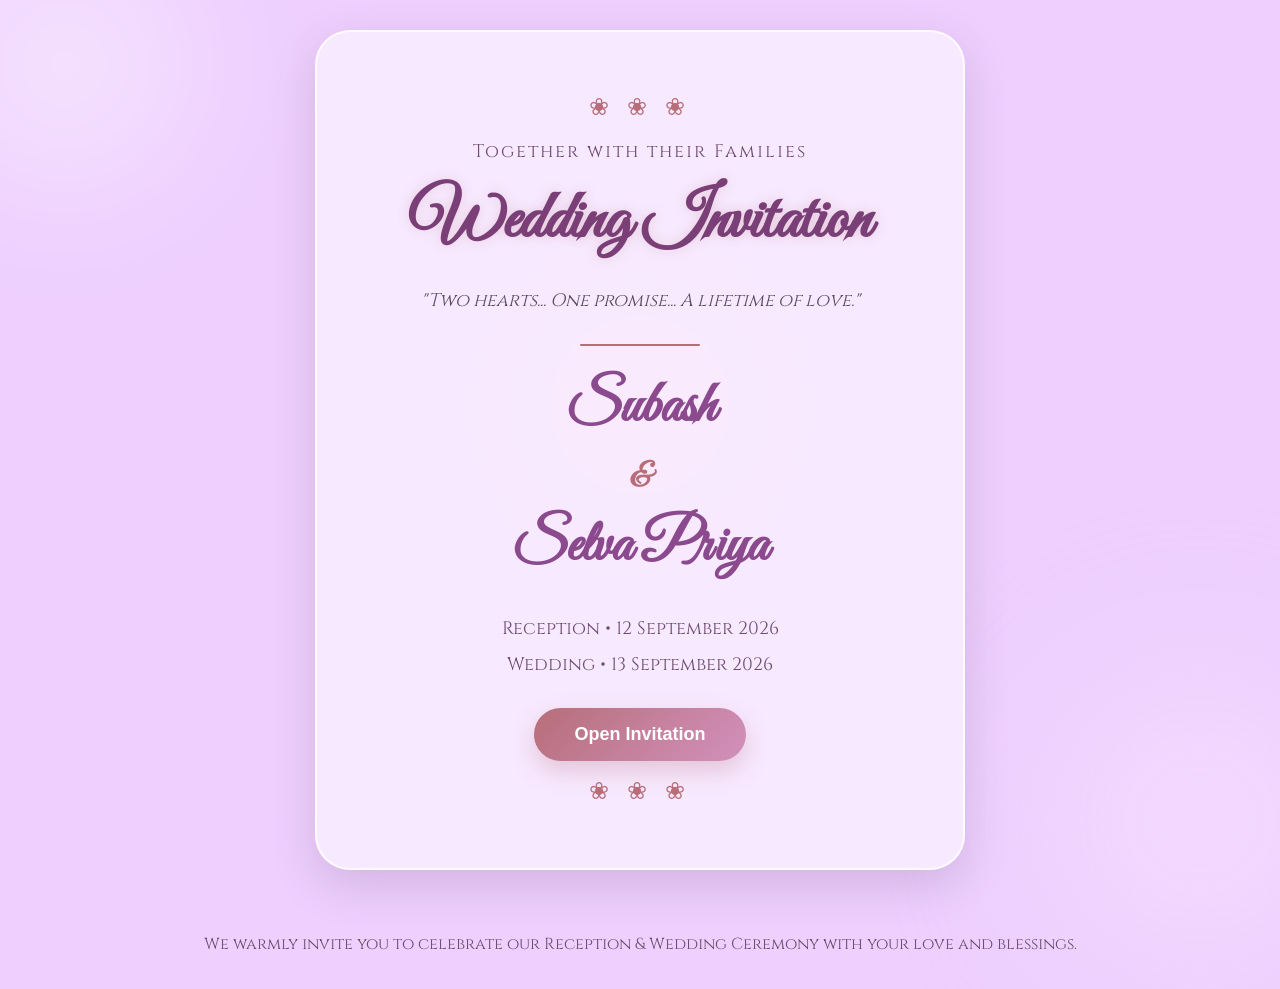
<file: index.html>
<!DOCTYPE html>
<html lang="en">

<head>

<meta charset="UTF-8">
<meta name="viewport" content="width=device-width, initial-scale=1.0">

<title>Subash ❤️ Selva Priya | Wedding Invitation</title>

<link rel="stylesheet" href="style.css">

<link href="https://fonts.googleapis.com/css2?family=Great+Vibes&family=Cinzel:wght@400;500;600;700&display=swap" rel="stylesheet">

</head>

<body>

<!-- Floating Petals -->
<div id="petals"></div>

<!-- Background Glow -->
<div class="bg-glow glow1"></div>
<div class="bg-glow glow2"></div>
<div class="bg-glow glow3"></div>

<!-- Welcome Screen -->

<section class="hero">

<div class="glass-card">

<div class="top-flower">❀ ❀ ❀</div>

<p class="welcome-text">
Together with their Families
</p>

<h1 class="main-title">
Wedding Invitation
</h1>

<p class="quote">

"Two hearts...
One promise...
A lifetime of love."

</p>

<div class="divider"></div>

<h2 class="couple-name">

Subash

<span>&</span>

Selva Priya

</h2>

<p class="date-preview">

Reception • 12 September 2026

<br>

Wedding • 13 September 2026

</p>

<button class="open-btn" onclick="openInvitation()">

Open Invitation

</button>

<div class="bottom-flower">

❀ ❀ ❀

</div>

</div>

</section>
<!-- Decorative Bottom Text -->
<div class="footer-note">
    We warmly invite you to celebrate
    our Reception & Wedding Ceremony
    with your love and blessings.
</div>

</section>

<script src="script.js"></script>

</body>
</html>
</file>
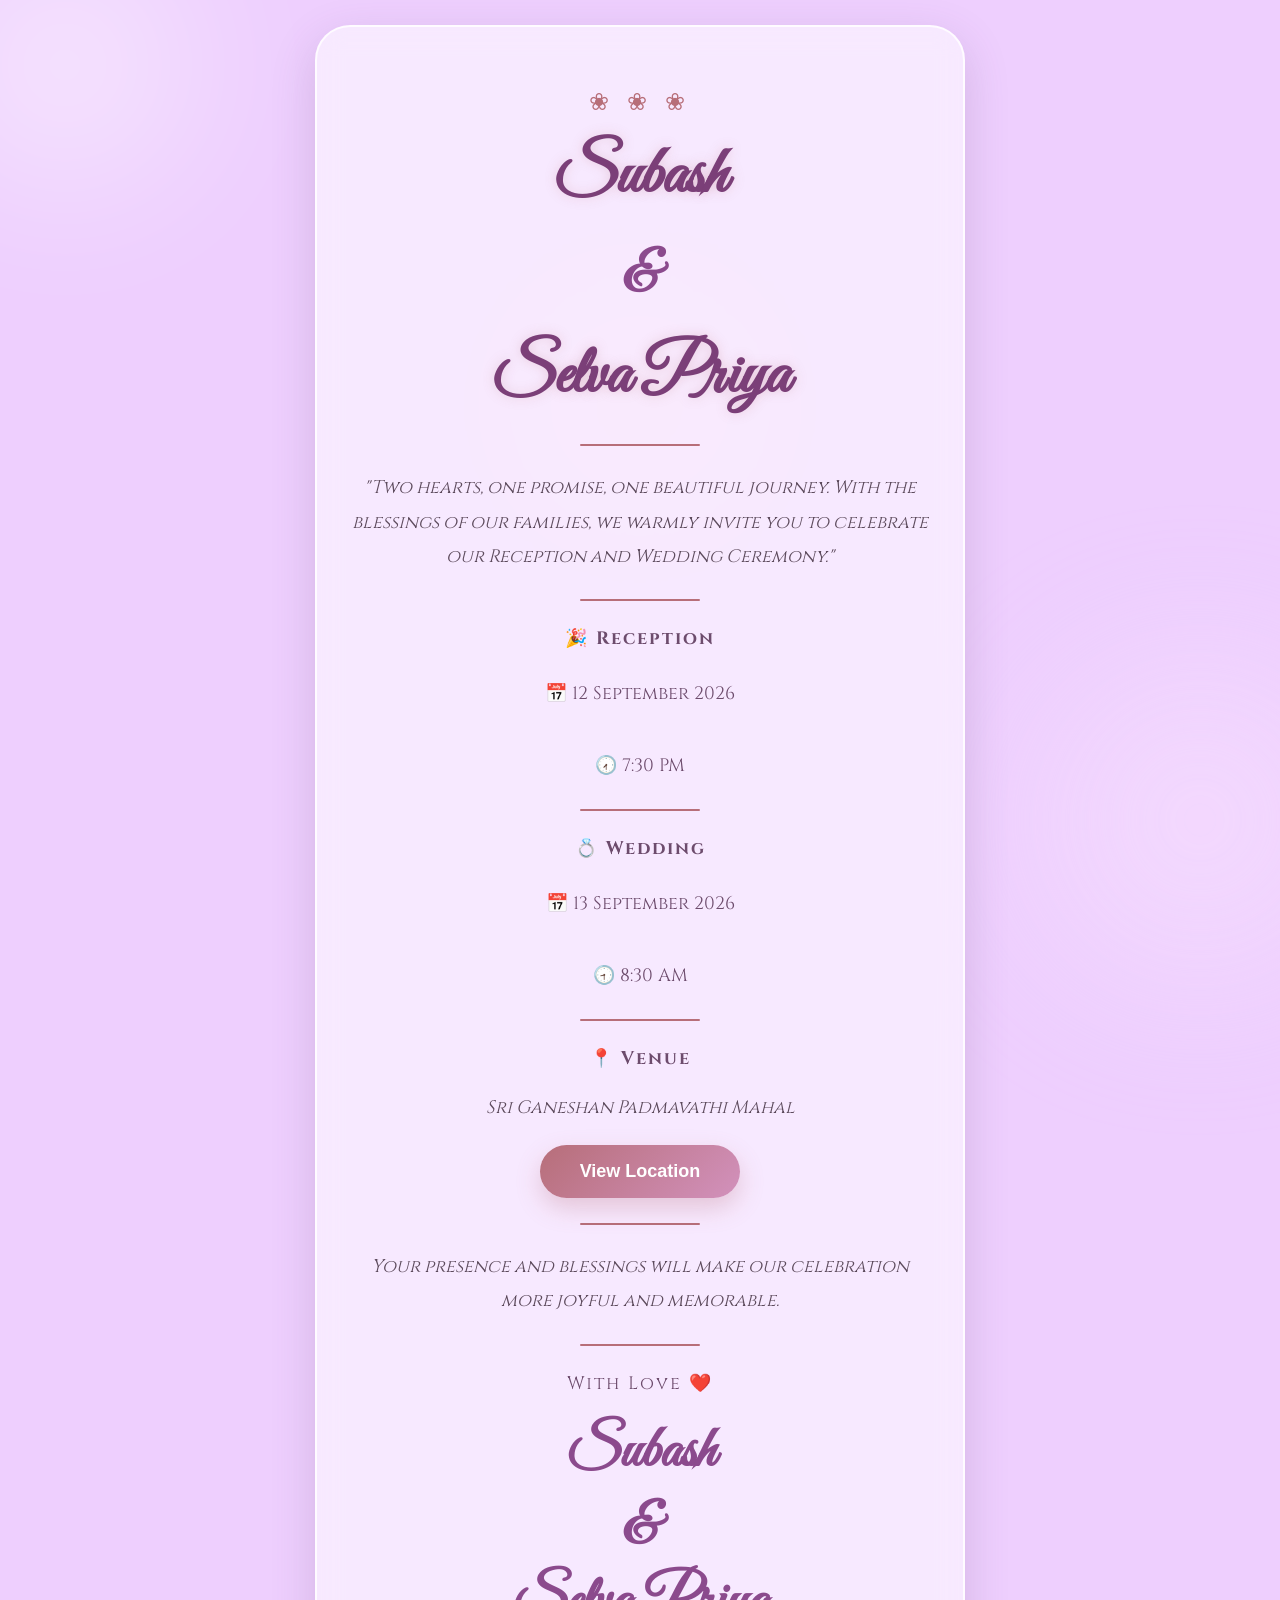
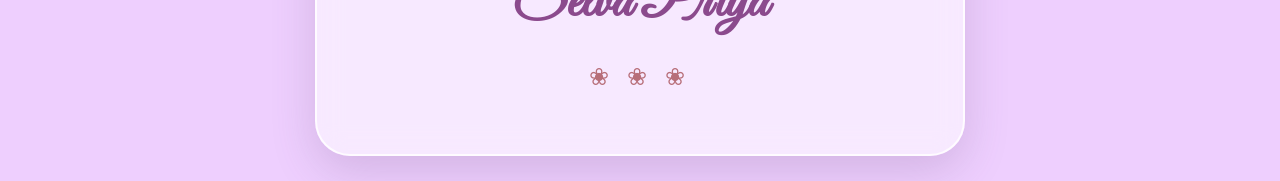
<file: invitation.html>
<!DOCTYPE html>
<html lang="en">

<head>

<meta charset="UTF-8">
<meta name="viewport" content="width=device-width, initial-scale=1.0">

<title>Subash ❤️ Selva Priya Wedding Invitation</title>

<link rel="stylesheet" href="style.css">

<link href="https://fonts.googleapis.com/css2?family=Great+Vibes&family=Cinzel:wght@400;500;600;700&display=swap" rel="stylesheet">

</head>

<body>

<div id="petals"></div>

<div class="bg-glow glow1"></div>
<div class="bg-glow glow2"></div>
<div class="bg-glow glow3"></div>

<section class="hero">

<div class="glass-card">

<div class="top-flower">❀ ❀ ❀</div>

<h1 class="main-title">
Subash
</h1>

<h2 class="couple-name">
&
</h2>

<h1 class="main-title">
Selva Priya
</h1>

<div class="divider"></div>

<p class="quote">
"Two hearts, one promise, one beautiful journey.
With the blessings of our families,
we warmly invite you to celebrate
our Reception and Wedding Ceremony."
</p>

<div class="divider"></div>

<h2 class="welcome-text">
🎉 Reception
</h2>

<p class="date-preview">

📅 12 September 2026

<br><br>

🕢 7:30 PM

</p>

<div class="divider"></div>

<h2 class="welcome-text">
💍 Wedding
</h2>

<p class="date-preview">

📅 13 September 2026

<br><br>

🕣 8:30 AM

</p>

<div class="divider"></div>

<h2 class="welcome-text">
📍 Venue
</h2>

<p class="quote">

Sri Ganeshan Padmavathi Mahal

</p>

<a href="https://maps.app.goo.gl/QaE5LaAjvBfJkAhX9" target="_blank">

<button class="open-btn">

View Location

</button>

</a>
<div class="divider"></div>

<p class="quote">
Your presence and blessings
will make our celebration
more joyful and memorable.
</p>

<div class="divider"></div>

<p class="welcome-text">
With Love ❤️
</p>

<h2 class="couple-name">
Subash
<br>
&
<br>
Selva Priya
</h2>

<div class="top-flower">
❀ ❀ ❀
</div>

</div>

</section>

<script src="script.js"></script>

</body>
</html>
</file>
<file: style.css>
@import url('https://fonts.googleapis.com/css2?family=Great+Vibes&family=Cinzel:wght@400;500;600;700&display=swap');

*{
margin:0;
padding:0;
box-sizing:border-box;
}

html{
scroll-behavior:smooth;
}

body{
font-family:'Cinzel',serif;
background:#EECFFE;
overflow-x:hidden;
color:#3d2d3d;
min-height:100vh;
position:relative;
}

/* Background Glow */

.bg-glow{
position:fixed;
border-radius:50%;
filter:blur(80px);
opacity:.45;
z-index:-1;
}

.glow1{
width:250px;
height:250px;
background:#ffffff;
top:-60px;
left:-60px;
}

.glow2{
width:320px;
height:320px;
background:#f9e4ff;
bottom:-80px;
right:-80px;
}

.glow3{
width:200px;
height:200px;
background:#ffd9f4;
top:45%;
left:50%;
transform:translate(-50%,-50%);
}

/* Falling Petals */

#petals{
position:fixed;
top:0;
left:0;
width:100%;
height:100%;
pointer-events:none;
overflow:hidden;
z-index:0;
}

.petal{
position:absolute;
top:-60px;
font-size:26px;
animation:fall linear infinite;
opacity:.85;
}

@keyframes fall{

0%{
transform:translateY(-80px) rotate(0deg);
opacity:0;
}

10%{
opacity:1;
}

100%{
transform:translateY(120vh) rotate(360deg);
opacity:.9;
}

}

/* Hero */

.hero{
min-height:100vh;
display:flex;
justify-content:center;
align-items:center;
padding:25px;
}

/* Invitation Card */

.glass-card{
width:100%;
max-width:650px;
background:rgba(255,255,255,.55);
backdrop-filter:blur(14px);
border:2px solid rgba(255,255,255,.8);
border-radius:35px;
padding:45px 30px;
text-align:center;
box-shadow:0 15px 45px rgba(100,70,120,.2);
animation:fadeUp 1.4s ease;
}
/* Top & Bottom Flowers */

.top-flower,
.bottom-flower{
font-size:24px;
color:#b76e79;
letter-spacing:6px;
margin:15px 0;
}

/* Welcome Text */

.welcome-text{
font-size:18px;
color:#6d4c6d;
letter-spacing:2px;
margin-bottom:15px;
}

/* Title */

.main-title{
font-family:'Great Vibes',cursive;
font-size:68px;
color:#7b3f78;
margin-bottom:15px;
text-shadow:0 0 12px rgba(183,110,121,.25);
}

/* Quote */

.quote{
font-size:18px;
line-height:1.9;
color:#5d4b5d;
font-style:italic;
margin:20px 0;
}

/* Divider */

.divider{
width:120px;
height:2px;
background:#b76e79;
margin:25px auto;
border-radius:20px;
}

/* Couple Name */

.couple-name{
font-family:'Great Vibes',cursive;
font-size:58px;
color:#8b4a8d;
line-height:1.3;
margin:20px 0;
animation:nameGlow 3s infinite alternate;
}

.couple-name span{
display:block;
font-size:34px;
margin:10px 0;
color:#b76e79;
}

/* Date */

.date-preview{
font-size:18px;
line-height:2;
color:#6d4c6d;
margin:25px 0;
}

/* Button */

.open-btn{
padding:16px 40px;
border:none;
border-radius:40px;
background:linear-gradient(135deg,#b76e79,#d291bc);
color:white;
font-size:18px;
font-weight:600;
cursor:pointer;
transition:.4s;
box-shadow:0 10px 25px rgba(183,110,121,.3);
}

.open-btn:hover{
transform:translateY(-4px) scale(1.05);
box-shadow:0 18px 35px rgba(183,110,121,.45);
}

/* Footer */

.footer-note{
text-align:center;
padding:30px;
font-size:16px;
color:#6d4c6d;
line-height:1.8;
}

/* Animations */

@keyframes fadeUp{

from{
opacity:0;
transform:translateY(40px);
}

to{
opacity:1;
transform:translateY(0);
}

}

@keyframes nameGlow{

from{
text-shadow:0 0 8px rgba(183,110,121,.2);
}

to{
text-shadow:0 0 20px rgba(183,110,121,.6);
}

}

/* Mobile */

@media(max-width:768px){

.glass-card{
padding:35
</file>
